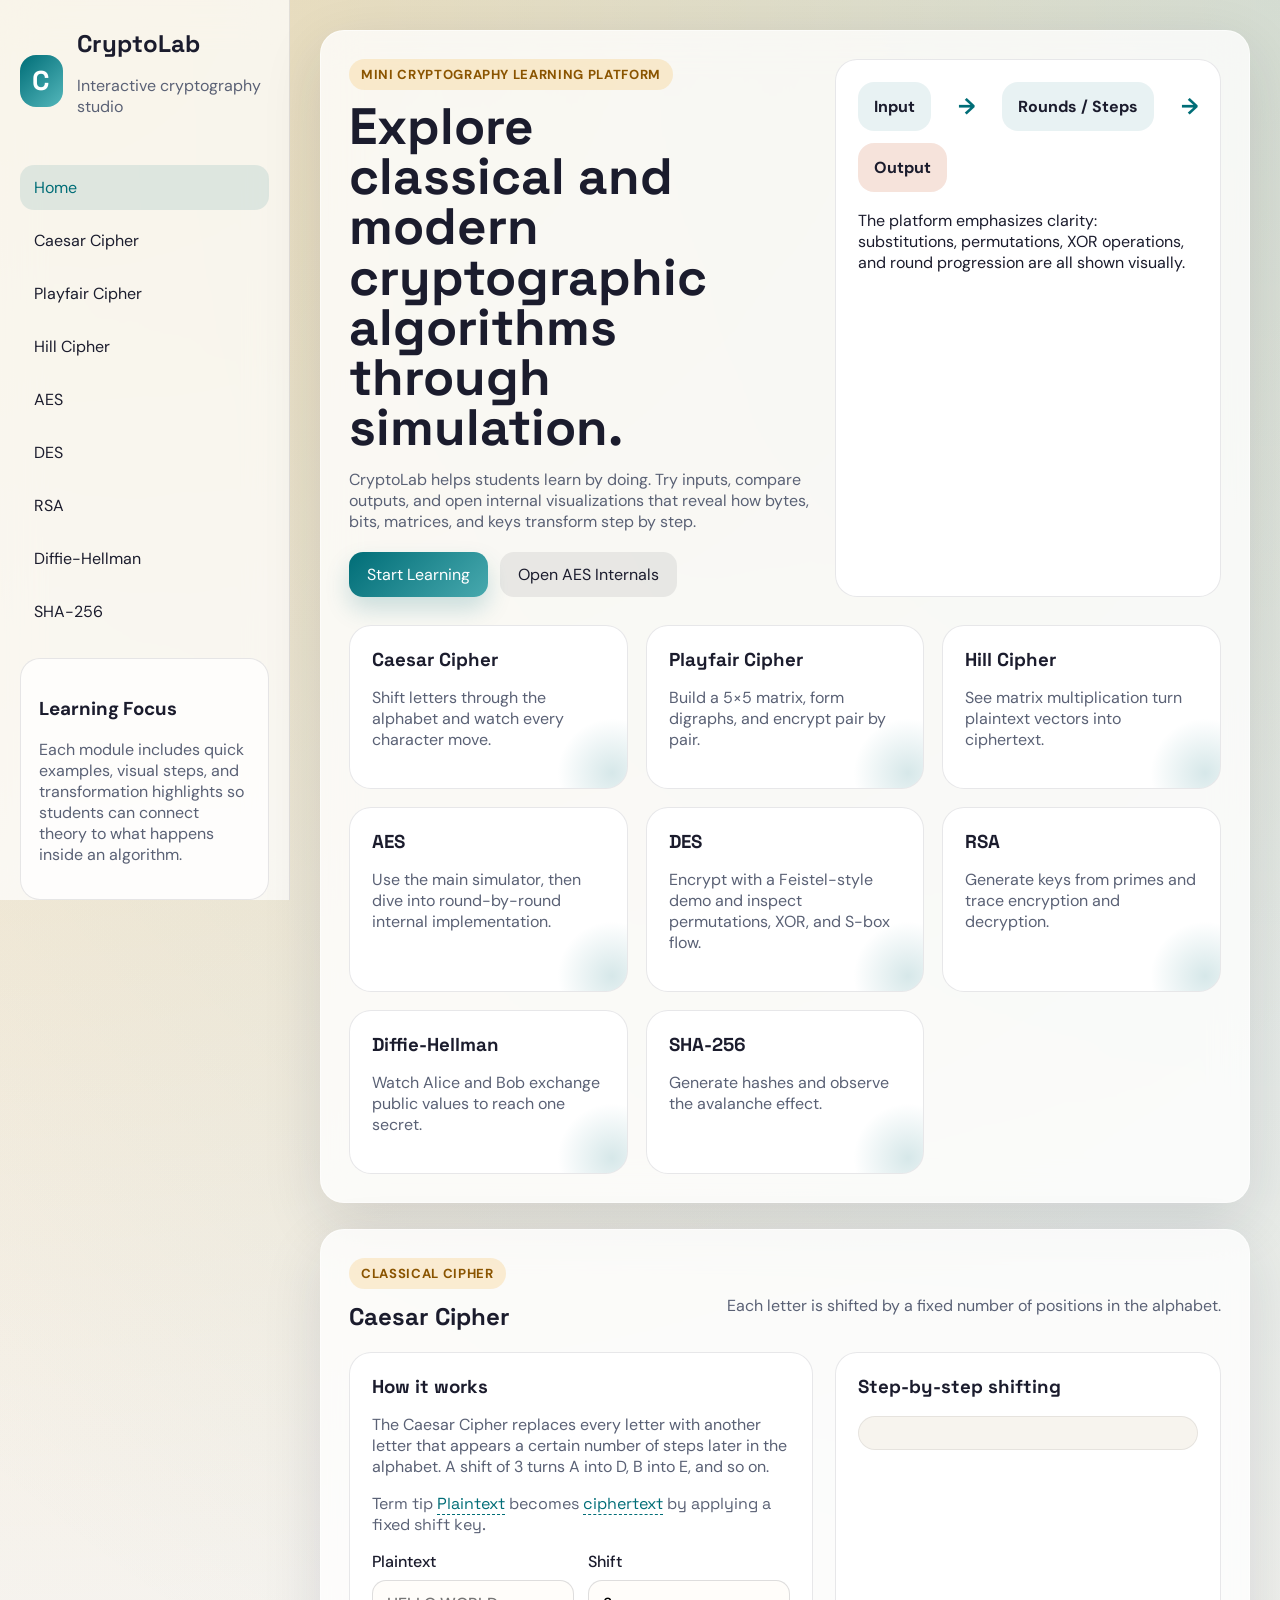
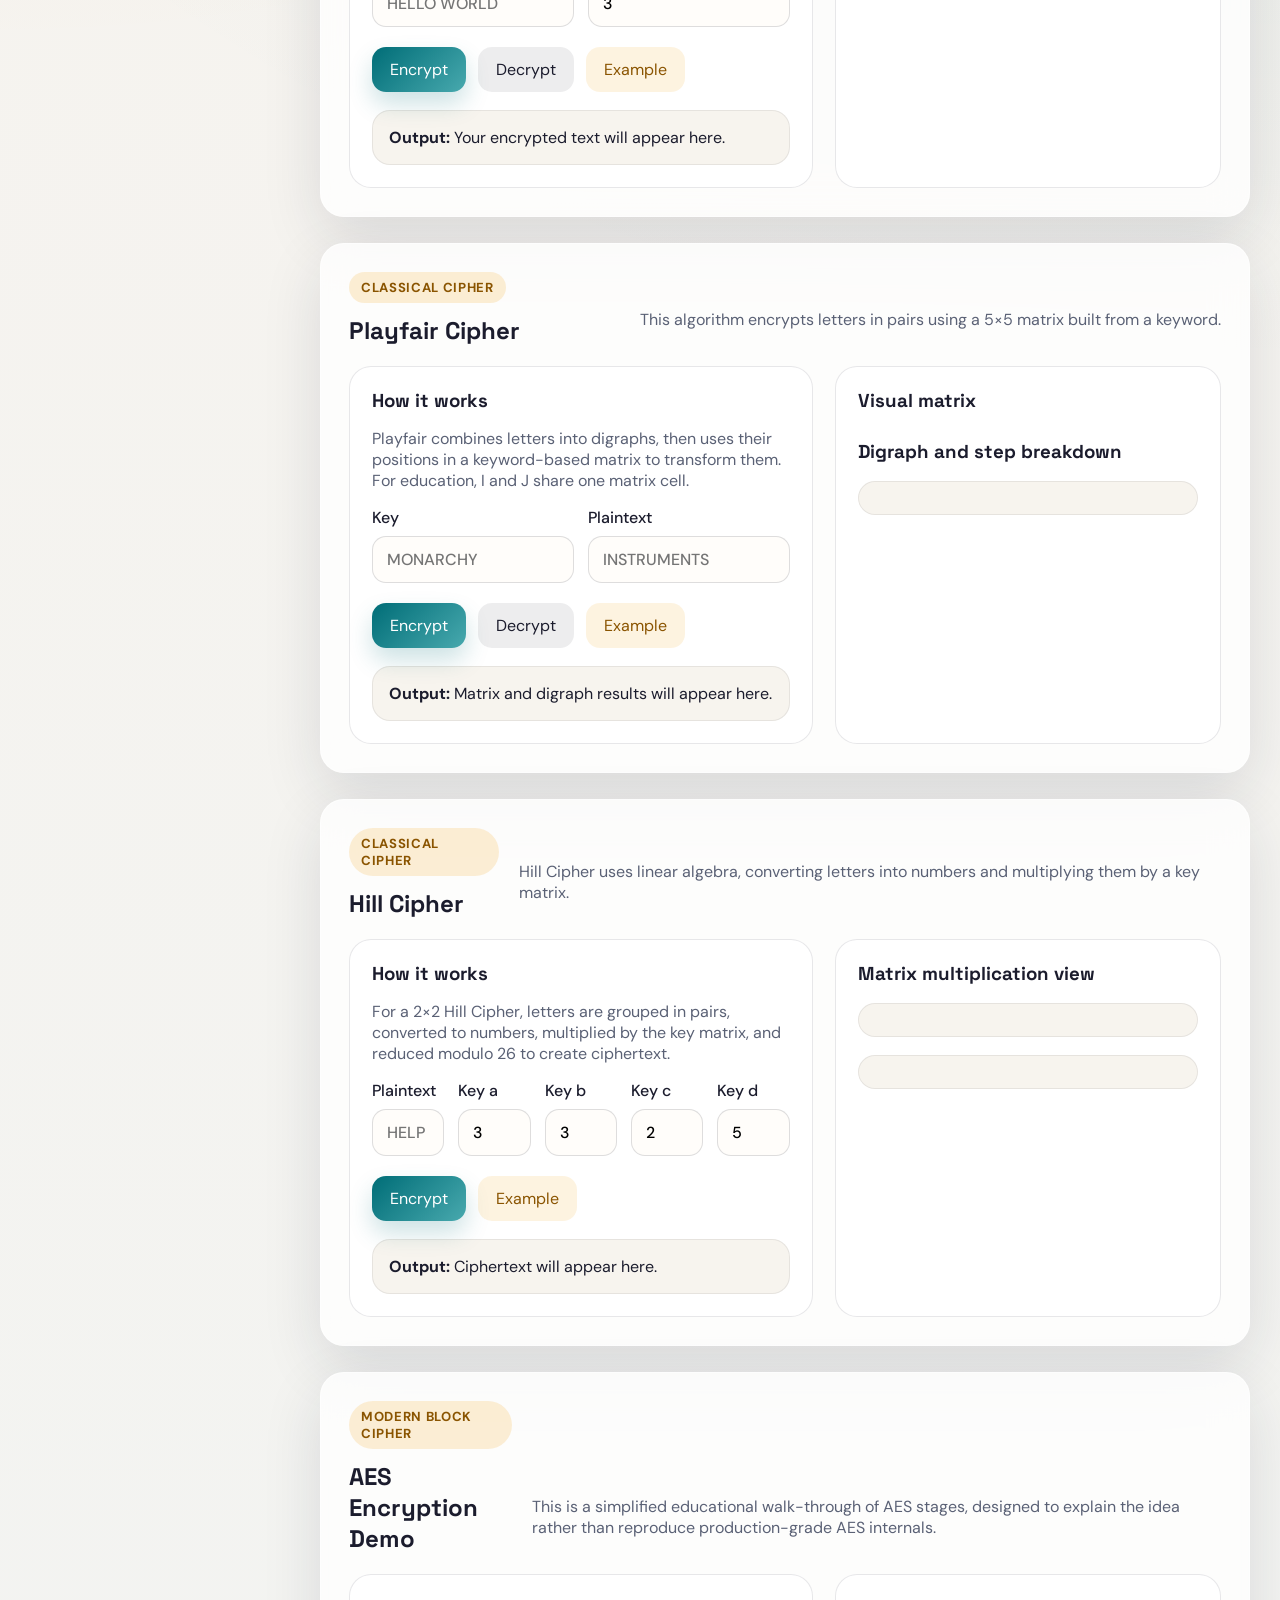
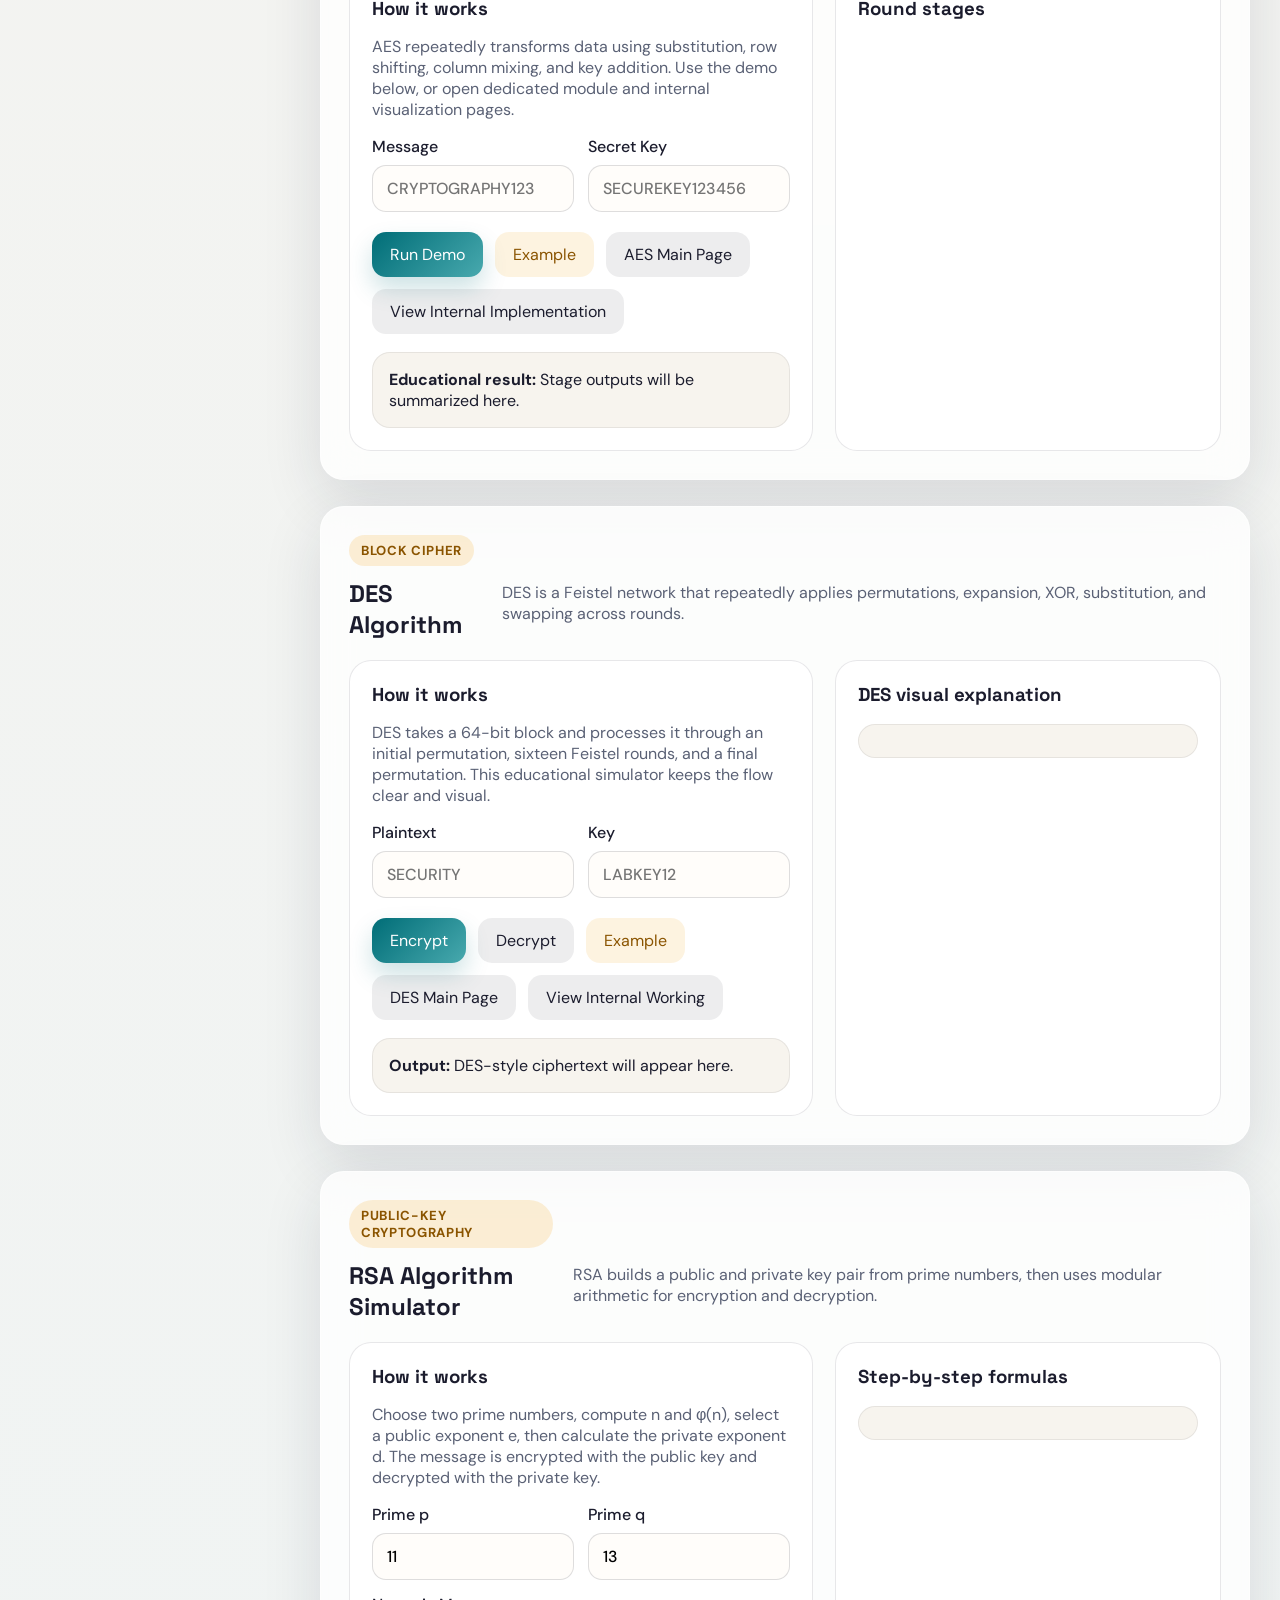
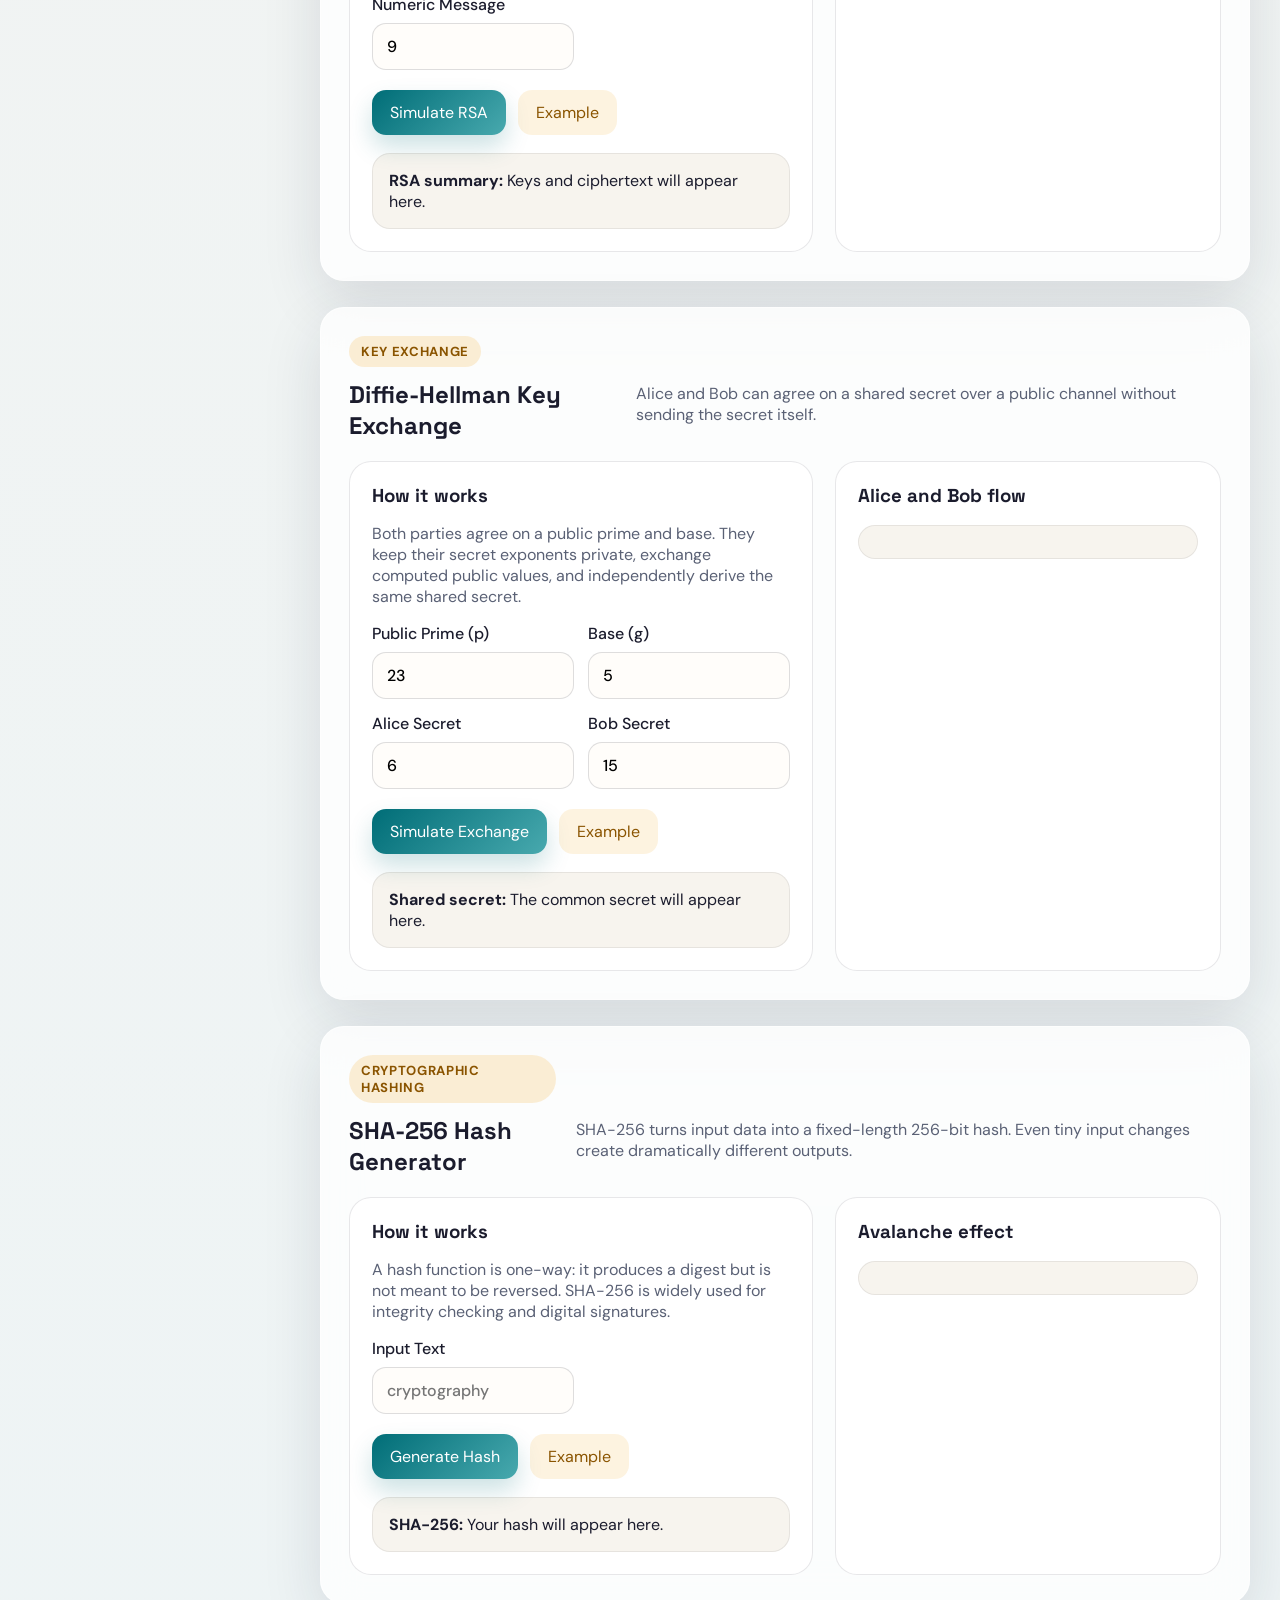
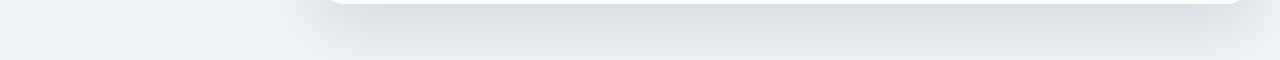
<file: CryptoLab-Interactive-Simulator-for-Cryptographic-Algorithms/index.html>
<!DOCTYPE html>
<html lang="en">
<head>
  <meta charset="UTF-8">
  <meta name="viewport" content="width=device-width, initial-scale=1.0">
  <title>CryptoLab | Interactive Cryptography Simulator</title>
  <link rel="preconnect" href="https://fonts.googleapis.com">
  <link rel="preconnect" href="https://fonts.gstatic.com" crossorigin>
  <link href="https://fonts.googleapis.com/css2?family=Space+Grotesk:wght@400;500;700&family=DM+Sans:wght@400;500;700&display=swap" rel="stylesheet">
  <link rel="stylesheet" href="styles.css">
</head>
<body>
  <div class="app-shell">
    <aside class="sidebar">
      <div class="brand">
        <div class="brand-mark">C</div>
        <div>
          <h1>CryptoLab</h1>
          <p>Interactive cryptography studio</p>
        </div>
      </div>
      <nav class="nav-links">
        <a href="#home" class="nav-link active">Home</a>
        <a href="#caesar" class="nav-link">Caesar Cipher</a>
        <a href="#playfair" class="nav-link">Playfair Cipher</a>
        <a href="#hill" class="nav-link">Hill Cipher</a>
        <a href="#aes" class="nav-link">AES</a>
        <a href="#des" class="nav-link">DES</a>
        <a href="#rsa" class="nav-link">RSA</a>
        <a href="#diffie-hellman" class="nav-link">Diffie-Hellman</a>
        <a href="#sha256" class="nav-link">SHA-256</a>
      </nav>
      <div class="sidebar-note">
        <h3>Learning Focus</h3>
        <p>Each module includes quick examples, visual steps, and transformation highlights so students can connect theory to what happens inside an algorithm.</p>
      </div>
    </aside>

    <main class="content">
      <section id="home" class="panel hero-panel">
        <div class="hero-grid">
          <div>
            <span class="eyebrow">Mini cryptography learning platform</span>
            <h2>Explore classical and modern cryptographic algorithms through simulation.</h2>
            <p class="lede">CryptoLab helps students learn by doing. Try inputs, compare outputs, and open internal visualizations that reveal how bytes, bits, matrices, and keys transform step by step.</p>
            <div class="hero-actions">
              <a class="button primary" href="#caesar">Start Learning</a>
              <a class="button secondary" href="aes-internal.html">Open AES Internals</a>
            </div>
          </div>
          <div class="hero-card diagram-card">
            <div class="diagram-flow">
              <div class="flow-node">Input</div>
              <div class="flow-arrow">→</div>
              <div class="flow-node">Rounds / Steps</div>
              <div class="flow-arrow">→</div>
              <div class="flow-node accent">Output</div>
            </div>
            <p>The platform emphasizes clarity: substitutions, permutations, XOR operations, and round progression are all shown visually.</p>
          </div>
        </div>

        <div class="card-grid">
          <a class="module-card" href="#caesar"><h3>Caesar Cipher</h3><p>Shift letters through the alphabet and watch every character move.</p></a>
          <a class="module-card" href="#playfair"><h3>Playfair Cipher</h3><p>Build a 5×5 matrix, form digraphs, and encrypt pair by pair.</p></a>
          <a class="module-card" href="#hill"><h3>Hill Cipher</h3><p>See matrix multiplication turn plaintext vectors into ciphertext.</p></a>
          <a class="module-card" href="#aes"><h3>AES</h3><p>Use the main simulator, then dive into round-by-round internal implementation.</p></a>
          <a class="module-card" href="#des"><h3>DES</h3><p>Encrypt with a Feistel-style demo and inspect permutations, XOR, and S-box flow.</p></a>
          <a class="module-card" href="#rsa"><h3>RSA</h3><p>Generate keys from primes and trace encryption and decryption.</p></a>
          <a class="module-card" href="#diffie-hellman"><h3>Diffie-Hellman</h3><p>Watch Alice and Bob exchange public values to reach one secret.</p></a>
          <a class="module-card" href="#sha256"><h3>SHA-256</h3><p>Generate hashes and observe the avalanche effect.</p></a>
        </div>
      </section>

      <section id="caesar" class="panel">
        <div class="section-header">
          <div><span class="eyebrow">Classical Cipher</span><h2>Caesar Cipher</h2></div>
          <p>Each letter is shifted by a fixed number of positions in the alphabet.</p>
        </div>
        <div class="two-column">
          <div class="content-card">
            <h3>How it works</h3>
            <p>The Caesar Cipher replaces every letter with another letter that appears a certain number of steps later in the alphabet. A shift of 3 turns A into D, B into E, and so on.</p>
            <p class="tooltip-line">Term tip <span class="tooltip" data-tip="Plaintext is the original readable message before encryption.">Plaintext</span> becomes <span class="tooltip" data-tip="Ciphertext is the transformed output after encryption.">ciphertext</span> by applying a fixed shift key.</p>
            <div class="form-grid">
              <label>Plaintext<input id="caesar-text" type="text" placeholder="HELLO WORLD"></label>
              <label>Shift<input id="caesar-shift" type="number" min="0" max="25" value="3"></label>
            </div>
            <div class="action-row">
              <button class="button primary" id="caesar-encrypt">Encrypt</button>
              <button class="button secondary" id="caesar-decrypt">Decrypt</button>
              <button class="button ghost" id="caesar-example">Example</button>
            </div>
            <div class="output-box"><strong>Output:</strong> <span id="caesar-output">Your encrypted text will appear here.</span></div>
          </div>
          <div class="content-card">
            <h3>Step-by-step shifting</h3>
            <div id="caesar-steps" class="step-list"></div>
          </div>
        </div>
      </section>

      <section id="playfair" class="panel">
        <div class="section-header">
          <div><span class="eyebrow">Classical Cipher</span><h2>Playfair Cipher</h2></div>
          <p>This algorithm encrypts letters in pairs using a 5×5 matrix built from a keyword.</p>
        </div>
        <div class="two-column">
          <div class="content-card">
            <h3>How it works</h3>
            <p>Playfair combines letters into digraphs, then uses their positions in a keyword-based matrix to transform them. For education, I and J share one matrix cell.</p>
            <div class="form-grid">
              <label>Key<input id="playfair-key" type="text" placeholder="MONARCHY"></label>
              <label>Plaintext<input id="playfair-text" type="text" placeholder="INSTRUMENTS"></label>
            </div>
            <div class="action-row">
              <button class="button primary" id="playfair-encrypt">Encrypt</button>
              <button class="button secondary" id="playfair-decrypt">Decrypt</button>
              <button class="button ghost" id="playfair-example">Example</button>
            </div>
            <div class="output-box"><strong>Output:</strong> <span id="playfair-output">Matrix and digraph results will appear here.</span></div>
          </div>
          <div class="content-card">
            <h3>Visual matrix</h3>
            <div id="playfair-matrix" class="matrix-grid matrix-5"></div>
            <h3>Digraph and step breakdown</h3>
            <div id="playfair-steps" class="step-list"></div>
          </div>
        </div>
      </section>

      <section id="hill" class="panel">
        <div class="section-header">
          <div><span class="eyebrow">Classical Cipher</span><h2>Hill Cipher</h2></div>
          <p>Hill Cipher uses linear algebra, converting letters into numbers and multiplying them by a key matrix.</p>
        </div>
        <div class="two-column">
          <div class="content-card">
            <h3>How it works</h3>
            <p>For a 2×2 Hill Cipher, letters are grouped in pairs, converted to numbers, multiplied by the key matrix, and reduced modulo 26 to create ciphertext.</p>
            <div class="form-grid matrix-input-grid">
              <label>Plaintext<input id="hill-text" type="text" placeholder="HELP"></label>
              <label>Key a<input id="hill-a" type="number" value="3"></label>
              <label>Key b<input id="hill-b" type="number" value="3"></label>
              <label>Key c<input id="hill-c" type="number" value="2"></label>
              <label>Key d<input id="hill-d" type="number" value="5"></label>
            </div>
            <div class="action-row">
              <button class="button primary" id="hill-encrypt">Encrypt</button>
              <button class="button ghost" id="hill-example">Example</button>
            </div>
            <div class="output-box"><strong>Output:</strong> <span id="hill-output">Ciphertext will appear here.</span></div>
          </div>
          <div class="content-card">
            <h3>Matrix multiplication view</h3>
            <div id="hill-visual" class="visual-panel"></div>
            <div id="hill-steps" class="step-list"></div>
          </div>
        </div>
      </section>

      <section id="aes" class="panel">
        <div class="section-header">
          <div><span class="eyebrow">Modern Block Cipher</span><h2>AES Encryption Demo</h2></div>
          <p>This is a simplified educational walk-through of AES stages, designed to explain the idea rather than reproduce production-grade AES internals.</p>
        </div>
        <div class="two-column">
          <div class="content-card">
            <h3>How it works</h3>
            <p>AES repeatedly transforms data using substitution, row shifting, column mixing, and key addition. Use the demo below, or open dedicated module and internal visualization pages.</p>
            <div class="form-grid">
              <label>Message<input id="aes-message" type="text" maxlength="16" placeholder="CRYPTOGRAPHY123"></label>
              <label>Secret Key<input id="aes-key" type="text" maxlength="16" placeholder="SECUREKEY123456"></label>
            </div>
            <div class="action-row">
              <button class="button primary" id="aes-run">Run Demo</button>
              <button class="button ghost" id="aes-example">Example</button>
              <a class="button secondary" href="aes.html">AES Main Page</a>
              <a class="button secondary" href="aes-internal.html">View Internal Implementation</a>
            </div>
            <div class="output-box"><strong>Educational result:</strong> <span id="aes-output">Stage outputs will be summarized here.</span></div>
          </div>
          <div class="content-card">
            <h3>Round stages</h3>
            <div id="aes-stages" class="aes-stage-list"></div>
          </div>
        </div>
      </section>

      <section id="des" class="panel">
        <div class="section-header">
          <div><span class="eyebrow">Block Cipher</span><h2>DES Algorithm</h2></div>
          <p>DES is a Feistel network that repeatedly applies permutations, expansion, XOR, substitution, and swapping across rounds.</p>
        </div>
        <div class="two-column">
          <div class="content-card">
            <h3>How it works</h3>
            <p>DES takes a 64-bit block and processes it through an initial permutation, sixteen Feistel rounds, and a final permutation. This educational simulator keeps the flow clear and visual.</p>
            <div class="form-grid">
              <label>Plaintext<input id="des-text" type="text" maxlength="8" placeholder="SECURITY"></label>
              <label>Key<input id="des-key" type="text" maxlength="8" placeholder="LABKEY12"></label>
            </div>
            <div class="action-row">
              <button class="button primary" id="des-encrypt">Encrypt</button>
              <button class="button secondary" id="des-decrypt">Decrypt</button>
              <button class="button ghost" id="des-example">Example</button>
              <a class="button secondary" href="des.html">DES Main Page</a>
              <a class="button secondary" href="des-internal.html">View Internal Working</a>
            </div>
            <div class="output-box"><strong>Output:</strong> <span id="des-output">DES-style ciphertext will appear here.</span></div>
          </div>
          <div class="content-card">
            <h3>DES visual explanation</h3>
            <div id="des-steps" class="step-list"></div>
          </div>
        </div>
      </section>

      <section id="rsa" class="panel">
        <div class="section-header">
          <div><span class="eyebrow">Public-Key Cryptography</span><h2>RSA Algorithm Simulator</h2></div>
          <p>RSA builds a public and private key pair from prime numbers, then uses modular arithmetic for encryption and decryption.</p>
        </div>
        <div class="two-column">
          <div class="content-card">
            <h3>How it works</h3>
            <p>Choose two prime numbers, compute n and φ(n), select a public exponent e, then calculate the private exponent d. The message is encrypted with the public key and decrypted with the private key.</p>
            <div class="form-grid">
              <label>Prime p<input id="rsa-p" type="number" value="11"></label>
              <label>Prime q<input id="rsa-q" type="number" value="13"></label>
              <label>Numeric Message<input id="rsa-message" type="number" value="9"></label>
            </div>
            <div class="action-row">
              <button class="button primary" id="rsa-run">Simulate RSA</button>
              <button class="button ghost" id="rsa-example">Example</button>
            </div>
            <div class="output-box"><strong>RSA summary:</strong> <span id="rsa-output">Keys and ciphertext will appear here.</span></div>
          </div>
          <div class="content-card">
            <h3>Step-by-step formulas</h3>
            <div id="rsa-steps" class="step-list"></div>
          </div>
        </div>
      </section>

      <section id="diffie-hellman" class="panel">
        <div class="section-header">
          <div><span class="eyebrow">Key Exchange</span><h2>Diffie-Hellman Key Exchange</h2></div>
          <p>Alice and Bob can agree on a shared secret over a public channel without sending the secret itself.</p>
        </div>
        <div class="two-column">
          <div class="content-card">
            <h3>How it works</h3>
            <p>Both parties agree on a public prime and base. They keep their secret exponents private, exchange computed public values, and independently derive the same shared secret.</p>
            <div class="form-grid">
              <label>Public Prime (p)<input id="dh-prime" type="number" value="23"></label>
              <label>Base (g)<input id="dh-base" type="number" value="5"></label>
              <label>Alice Secret<input id="dh-alice" type="number" value="6"></label>
              <label>Bob Secret<input id="dh-bob" type="number" value="15"></label>
            </div>
            <div class="action-row">
              <button class="button primary" id="dh-run">Simulate Exchange</button>
              <button class="button ghost" id="dh-example">Example</button>
            </div>
            <div class="output-box"><strong>Shared secret:</strong> <span id="dh-output">The common secret will appear here.</span></div>
          </div>
          <div class="content-card">
            <h3>Alice and Bob flow</h3>
            <div id="dh-diagram" class="dh-diagram"></div>
            <div id="dh-steps" class="step-list"></div>
          </div>
        </div>
      </section>

      <section id="sha256" class="panel">
        <div class="section-header">
          <div><span class="eyebrow">Cryptographic Hashing</span><h2>SHA-256 Hash Generator</h2></div>
          <p>SHA-256 turns input data into a fixed-length 256-bit hash. Even tiny input changes create dramatically different outputs.</p>
        </div>
        <div class="two-column">
          <div class="content-card">
            <h3>How it works</h3>
            <p>A hash function is one-way: it produces a digest but is not meant to be reversed. SHA-256 is widely used for integrity checking and digital signatures.</p>
            <div class="form-grid">
              <label>Input Text<input id="sha-text" type="text" placeholder="cryptography"></label>
            </div>
            <div class="action-row">
              <button class="button primary" id="sha-run">Generate Hash</button>
              <button class="button ghost" id="sha-example">Example</button>
            </div>
            <div class="output-box"><strong>SHA-256:</strong> <span id="sha-output">Your hash will appear here.</span></div>
          </div>
          <div class="content-card">
            <h3>Avalanche effect</h3>
            <div id="sha-avalanche" class="visual-panel"></div>
          </div>
        </div>
      </section>
    </main>
  </div>

  <script src="script.js"></script>
</body>
</html>
</file>
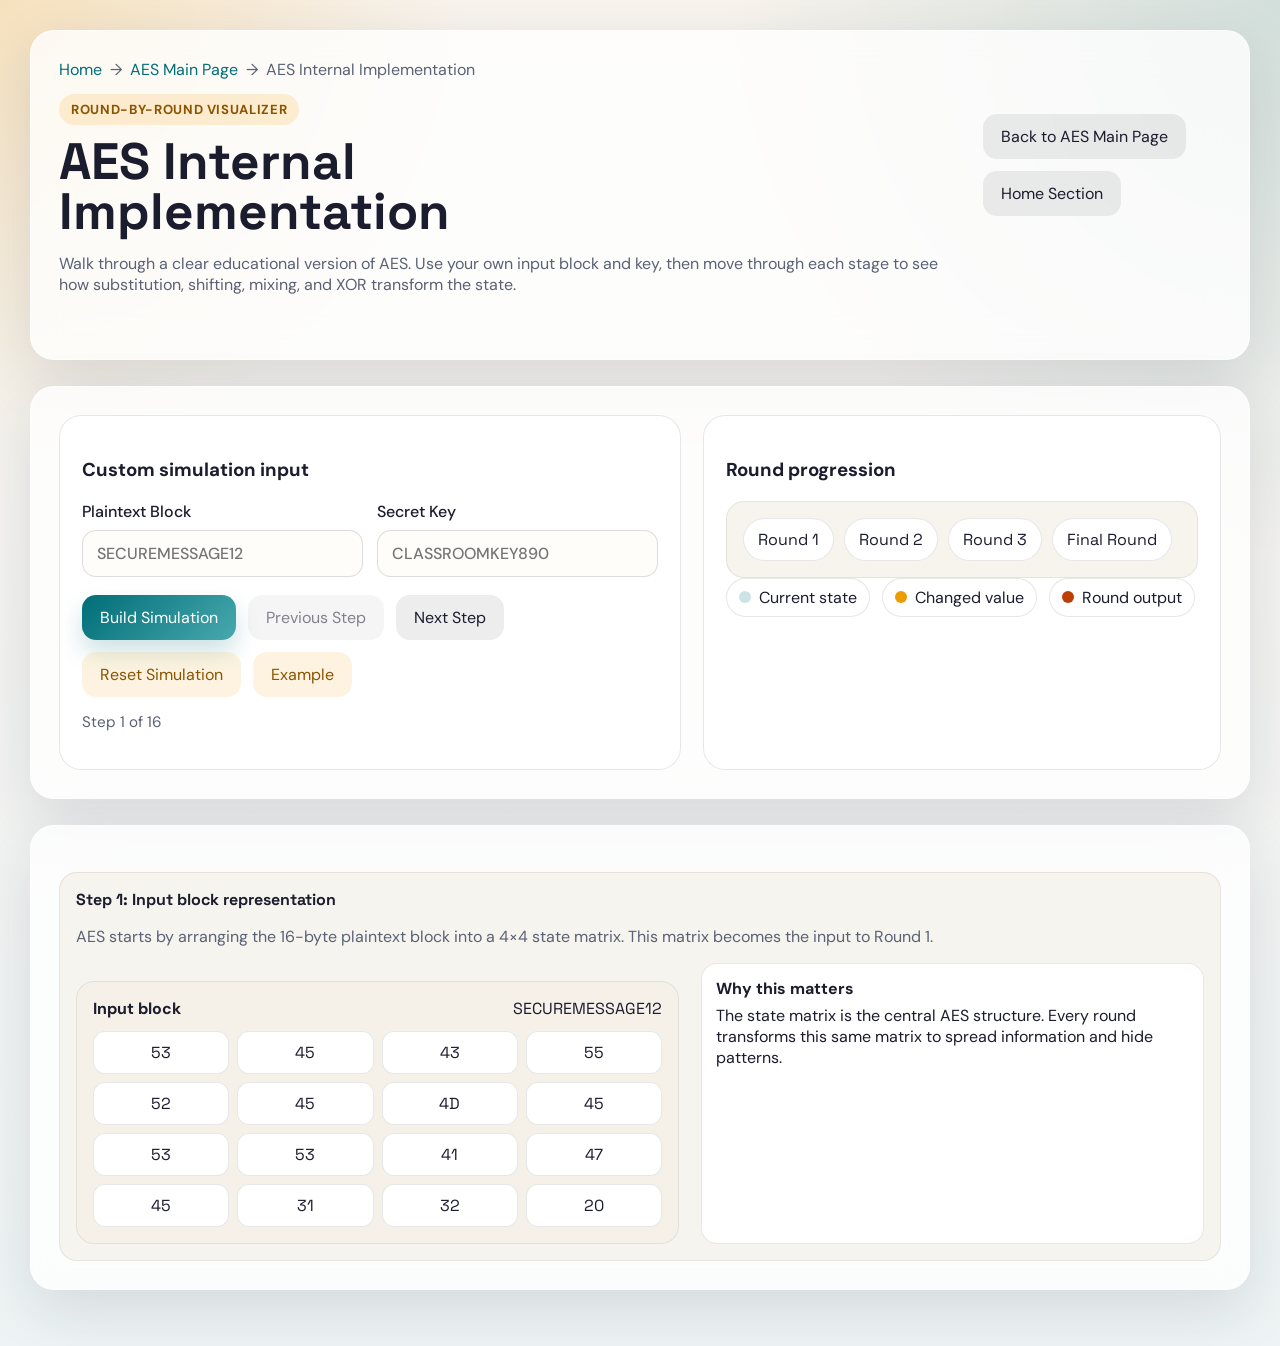
<file: CryptoLab-Interactive-Simulator-for-Cryptographic-Algorithms/aes-internal.html>
<!DOCTYPE html>
<html lang="en">
<head>
  <meta charset="UTF-8">
  <meta name="viewport" content="width=device-width, initial-scale=1.0">
  <title>CryptoLab | AES Internal Implementation</title>
  <link rel="preconnect" href="https://fonts.googleapis.com">
  <link rel="preconnect" href="https://fonts.gstatic.com" crossorigin>
  <link href="https://fonts.googleapis.com/css2?family=Space+Grotesk:wght@400;500;700&family=DM+Sans:wght@400;500;700&display=swap" rel="stylesheet">
  <link rel="stylesheet" href="styles.css">
</head>
<body>
  <main class="page-content">
    <div class="page-layout">
      <section class="page-panel">
        <div class="page-breadcrumb"><a href="index.html">Home</a> <span>→</span> <a href="aes.html">AES Main Page</a> <span>→</span> <span>AES Internal Implementation</span></div>
        <div class="page-header">
          <div class="page-title">
            <span class="eyebrow">Round-by-Round Visualizer</span>
            <h2>AES Internal Implementation</h2>
            <p>Walk through a clear educational version of AES. Use your own input block and key, then move through each stage to see how substitution, shifting, mixing, and XOR transform the state.</p>
          </div>
          <div class="page-actions">
            <a class="button secondary" href="aes.html">Back to AES Main Page</a>
            <a class="button secondary" href="index.html#aes">Home Section</a>
          </div>
        </div>
      </section>

      <section class="page-panel">
        <div class="input-visual-grid">
          <div class="page-card">
            <h3>Custom simulation input</h3>
            <div class="form-grid">
              <label>Plaintext Block<input id="aes-plain" type="text" maxlength="16" placeholder="SECUREMESSAGE12"></label>
              <label>Secret Key<input id="aes-key" type="text" maxlength="16" placeholder="CLASSROOMKEY890"></label>
            </div>
            <div class="control-row">
              <button class="button primary" id="aes-build">Build Simulation</button>
              <button class="button secondary" id="aes-prev">Previous Step</button>
              <button class="button secondary" id="aes-next">Next Step</button>
              <button class="button ghost" id="aes-reset">Reset Simulation</button>
              <button class="button ghost" id="aes-example">Example</button>
            </div>
            <p class="progress-note" id="aes-progress">Step 1 of 1</p>
          </div>
          <div class="page-card">
            <h3>Round progression</h3>
            <div id="aes-rounds" class="timeline-board"></div>
            <div class="legend-row">
              <span class="legend-chip"><span class="legend-dot"></span>Current state</span>
              <span class="legend-chip"><span class="legend-dot highlight"></span>Changed value</span>
              <span class="legend-chip"><span class="legend-dot output"></span>Round output</span>
            </div>
          </div>
        </div>
      </section>

      <section class="page-panel">
        <div id="aes-step" class="viz-stage"></div>
      </section>
    </div>
  </main>
  <script src="aes-internal.js"></script>
</body>
</html>
</file>
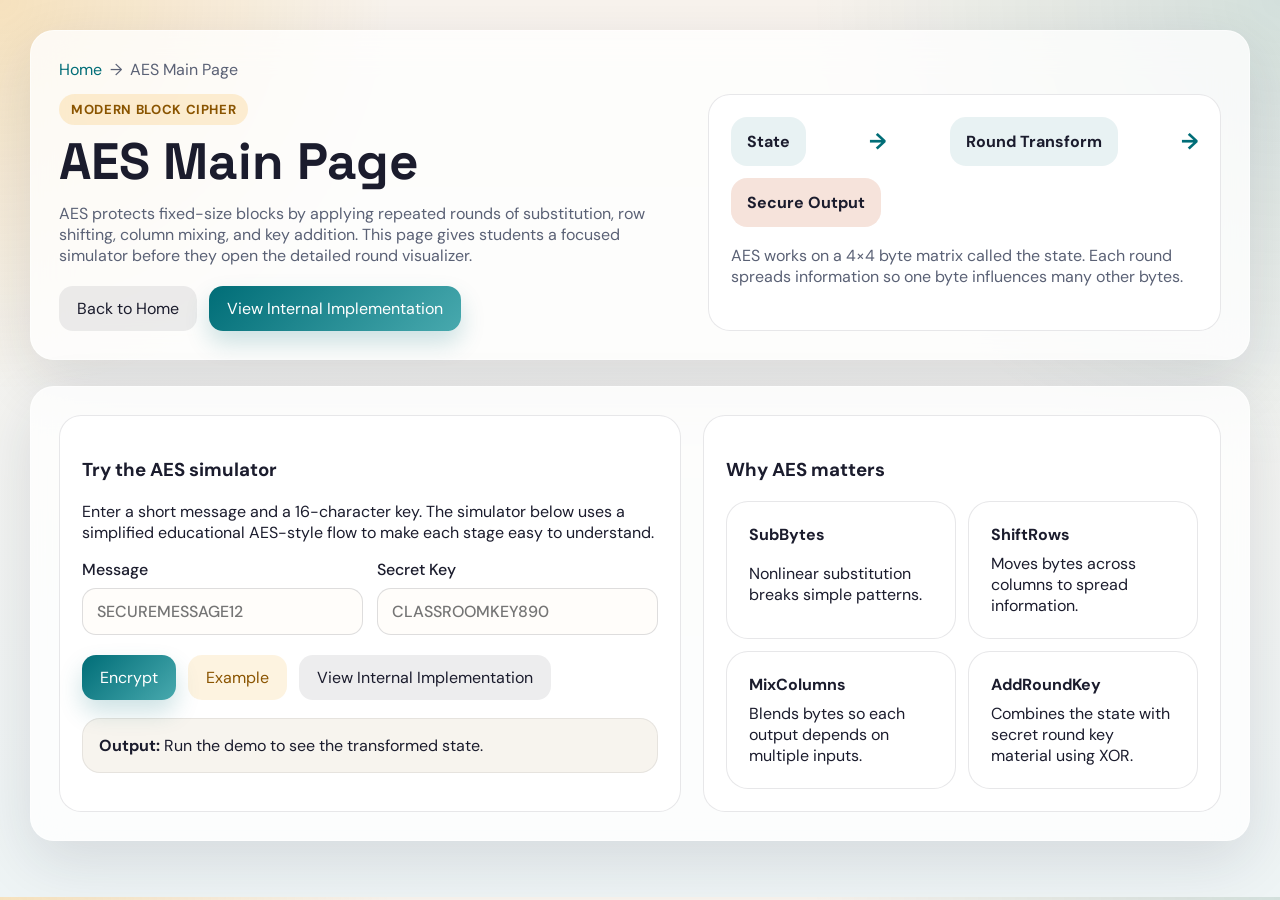
<file: CryptoLab-Interactive-Simulator-for-Cryptographic-Algorithms/aes.html>
<!DOCTYPE html>
<html lang="en">
<head>
  <meta charset="UTF-8">
  <meta name="viewport" content="width=device-width, initial-scale=1.0">
  <title>CryptoLab | AES Main Page</title>
  <link rel="preconnect" href="https://fonts.googleapis.com">
  <link rel="preconnect" href="https://fonts.gstatic.com" crossorigin>
  <link href="https://fonts.googleapis.com/css2?family=Space+Grotesk:wght@400;500;700&family=DM+Sans:wght@400;500;700&display=swap" rel="stylesheet">
  <link rel="stylesheet" href="styles.css">
</head>
<body>
  <main class="page-content">
    <div class="page-layout">
      <section class="page-panel">
        <div class="page-breadcrumb"><a href="index.html">Home</a> <span>→</span> <span>AES Main Page</span></div>
        <div class="page-hero">
          <div class="page-title">
            <span class="eyebrow">Modern Block Cipher</span>
            <h2>AES Main Page</h2>
            <p>AES protects fixed-size blocks by applying repeated rounds of substitution, row shifting, column mixing, and key addition. This page gives students a focused simulator before they open the detailed round visualizer.</p>
            <div class="page-actions">
              <a class="button secondary" href="index.html#aes">Back to Home</a>
              <a class="button primary" href="aes-internal.html">View Internal Implementation</a>
            </div>
          </div>
          <div class="diagram-card">
            <div class="process-rail">
              <div class="process-node">State</div>
              <div class="process-arrow">→</div>
              <div class="process-node">Round Transform</div>
              <div class="process-arrow">→</div>
              <div class="process-node accent">Secure Output</div>
            </div>
            <p class="helper-text">AES works on a 4×4 byte matrix called the state. Each round spreads information so one byte influences many other bytes.</p>
          </div>
        </div>
      </section>

      <section class="page-panel">
        <div class="page-grid">
          <div class="page-card">
            <h3>Try the AES simulator</h3>
            <p>Enter a short message and a 16-character key. The simulator below uses a simplified educational AES-style flow to make each stage easy to understand.</p>
            <div class="form-grid">
              <label>Message<input id="aes-message" type="text" maxlength="16" placeholder="SECUREMESSAGE12"></label>
              <label>Secret Key<input id="aes-key" type="text" maxlength="16" placeholder="CLASSROOMKEY890"></label>
            </div>
            <div class="action-row">
              <button class="button primary" id="aes-run">Encrypt</button>
              <button class="button ghost" id="aes-example">Example</button>
              <a class="button secondary" href="aes-internal.html">View Internal Implementation</a>
            </div>
            <div class="output-box"><strong>Output:</strong> <span id="aes-output">Run the demo to see the transformed state.</span></div>
          </div>
          <div class="page-card">
            <h3>Why AES matters</h3>
            <div class="highlight-strip">
              <div class="info-strip"><strong>SubBytes</strong><span>Nonlinear substitution breaks simple patterns.</span></div>
              <div class="info-strip"><strong>ShiftRows</strong><span>Moves bytes across columns to spread information.</span></div>
              <div class="info-strip"><strong>MixColumns</strong><span>Blends bytes so each output depends on multiple inputs.</span></div>
              <div class="info-strip"><strong>AddRoundKey</strong><span>Combines the state with secret round key material using XOR.</span></div>
            </div>
          </div>
        </div>
        <div id="aes-stages" class="aes-stage-list"></div>
      </section>
    </div>
  </main>
  <script src="aes-page.js"></script>
</body>
</html>
</file>
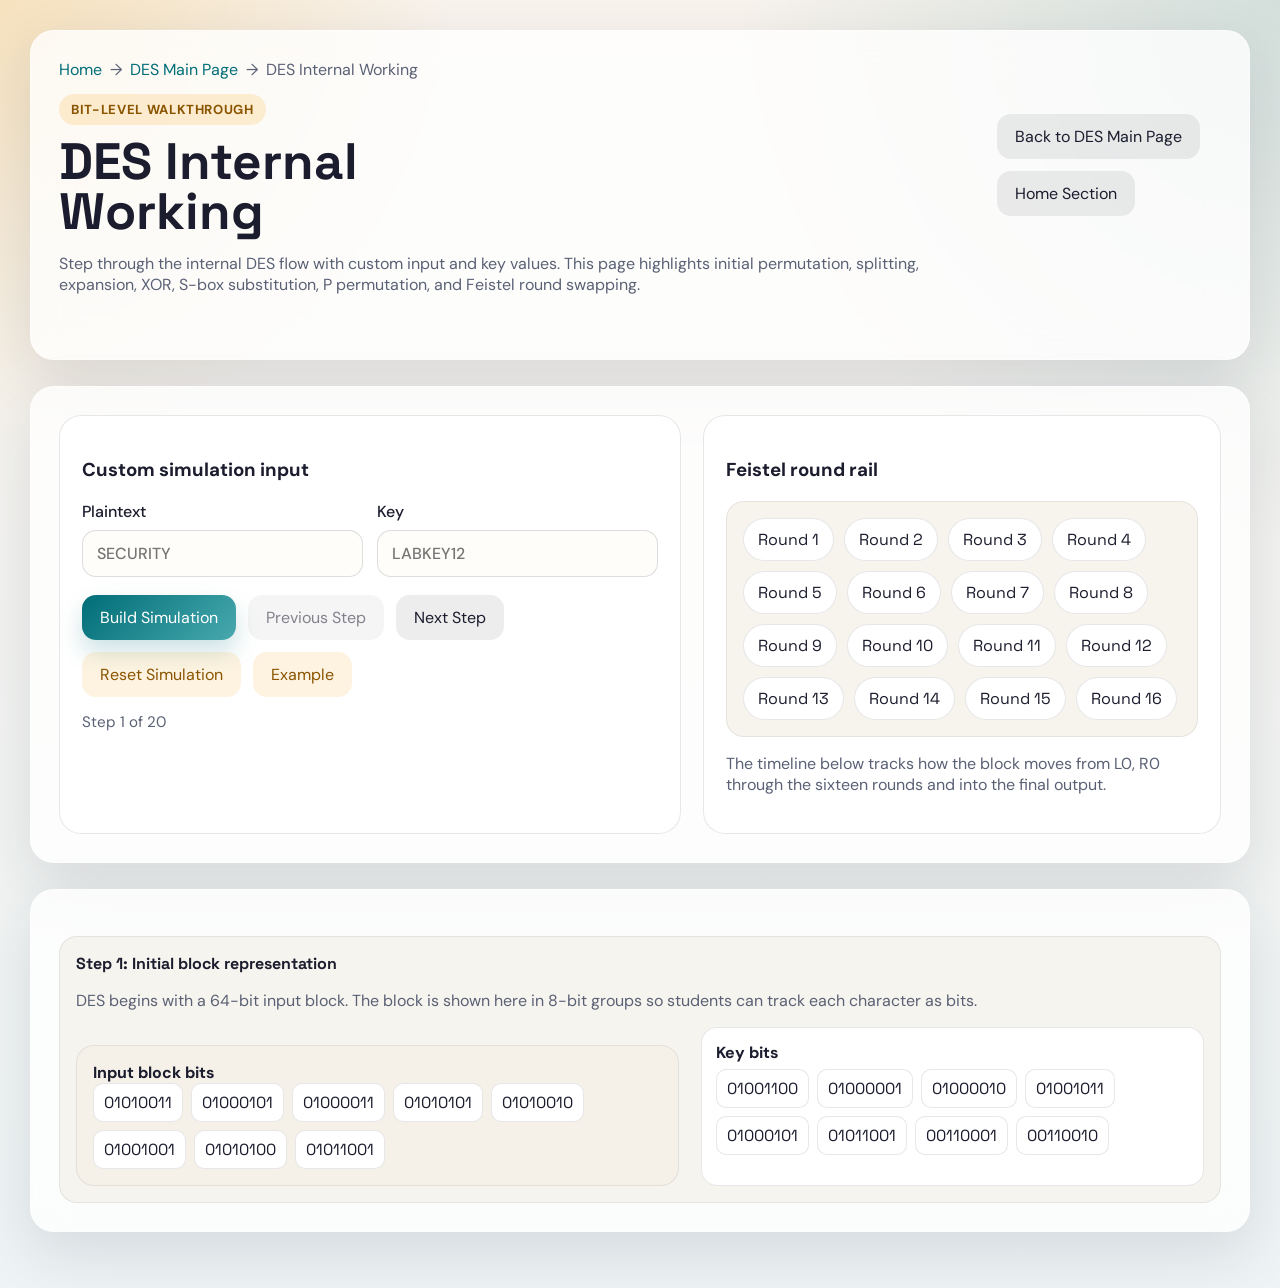
<file: CryptoLab-Interactive-Simulator-for-Cryptographic-Algorithms/des-internal.html>
<!DOCTYPE html>
<html lang="en">
<head>
  <meta charset="UTF-8">
  <meta name="viewport" content="width=device-width, initial-scale=1.0">
  <title>CryptoLab | DES Internal Working</title>
  <link rel="preconnect" href="https://fonts.googleapis.com">
  <link rel="preconnect" href="https://fonts.gstatic.com" crossorigin>
  <link href="https://fonts.googleapis.com/css2?family=Space+Grotesk:wght@400;500;700&family=DM+Sans:wght@400;500;700&display=swap" rel="stylesheet">
  <link rel="stylesheet" href="styles.css">
</head>
<body>
  <main class="page-content">
    <div class="page-layout">
      <section class="page-panel">
        <div class="page-breadcrumb"><a href="index.html">Home</a> <span>→</span> <a href="des.html">DES Main Page</a> <span>→</span> <span>DES Internal Working</span></div>
        <div class="page-header">
          <div class="page-title">
            <span class="eyebrow">Bit-Level Walkthrough</span>
            <h2>DES Internal Working</h2>
            <p>Step through the internal DES flow with custom input and key values. This page highlights initial permutation, splitting, expansion, XOR, S-box substitution, P permutation, and Feistel round swapping.</p>
          </div>
          <div class="page-actions">
            <a class="button secondary" href="des.html">Back to DES Main Page</a>
            <a class="button secondary" href="index.html#des">Home Section</a>
          </div>
        </div>
      </section>

      <section class="page-panel">
        <div class="input-visual-grid">
          <div class="page-card">
            <h3>Custom simulation input</h3>
            <div class="form-grid">
              <label>Plaintext<input id="des-plain" type="text" maxlength="8" placeholder="SECURITY"></label>
              <label>Key<input id="des-key" type="text" maxlength="8" placeholder="LABKEY12"></label>
            </div>
            <div class="control-row">
              <button class="button primary" id="des-build">Build Simulation</button>
              <button class="button secondary" id="des-prev">Previous Step</button>
              <button class="button secondary" id="des-next">Next Step</button>
              <button class="button ghost" id="des-reset">Reset Simulation</button>
              <button class="button ghost" id="des-example">Example</button>
            </div>
            <p class="progress-note" id="des-progress">Step 1 of 1</p>
          </div>
          <div class="page-card">
            <h3>Feistel round rail</h3>
            <div id="des-rounds" class="timeline-board"></div>
            <p class="helper-text">The timeline below tracks how the block moves from L0, R0 through the sixteen rounds and into the final output.</p>
          </div>
        </div>
      </section>

      <section class="page-panel">
        <div id="des-step" class="viz-stage"></div>
      </section>
    </div>
  </main>
  <script src="des-internal.js"></script>
</body>
</html>
</file>
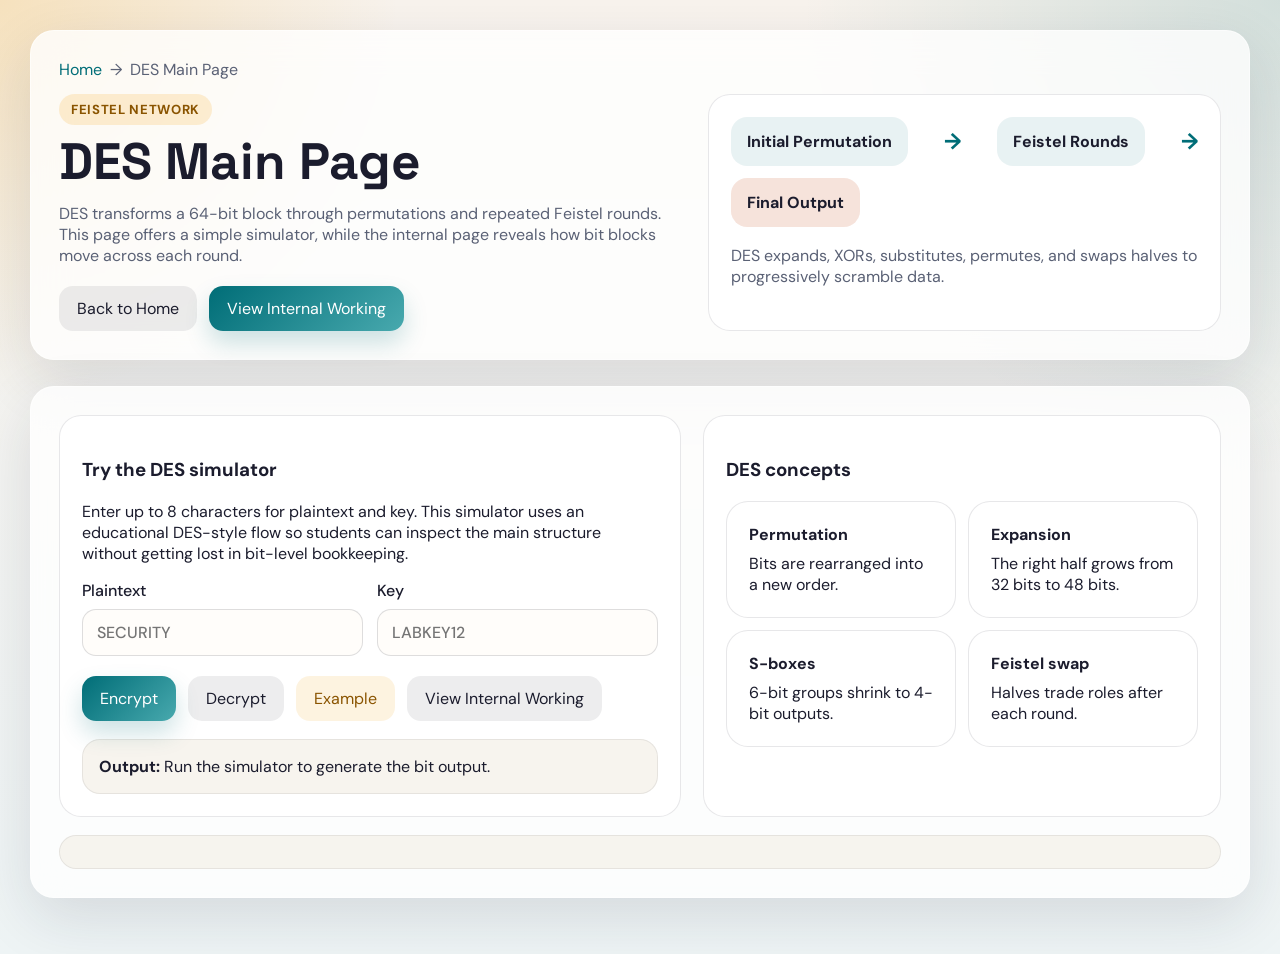
<file: CryptoLab-Interactive-Simulator-for-Cryptographic-Algorithms/des.html>
<!DOCTYPE html>
<html lang="en">
<head>
  <meta charset="UTF-8">
  <meta name="viewport" content="width=device-width, initial-scale=1.0">
  <title>CryptoLab | DES Main Page</title>
  <link rel="preconnect" href="https://fonts.googleapis.com">
  <link rel="preconnect" href="https://fonts.gstatic.com" crossorigin>
  <link href="https://fonts.googleapis.com/css2?family=Space+Grotesk:wght@400;500;700&family=DM+Sans:wght@400;500;700&display=swap" rel="stylesheet">
  <link rel="stylesheet" href="styles.css">
</head>
<body>
  <main class="page-content">
    <div class="page-layout">
      <section class="page-panel">
        <div class="page-breadcrumb"><a href="index.html">Home</a> <span>→</span> <span>DES Main Page</span></div>
        <div class="page-hero">
          <div class="page-title">
            <span class="eyebrow">Feistel Network</span>
            <h2>DES Main Page</h2>
            <p>DES transforms a 64-bit block through permutations and repeated Feistel rounds. This page offers a simple simulator, while the internal page reveals how bit blocks move across each round.</p>
            <div class="page-actions">
              <a class="button secondary" href="index.html#des">Back to Home</a>
              <a class="button primary" href="des-internal.html">View Internal Working</a>
            </div>
          </div>
          <div class="diagram-card">
            <div class="process-rail">
              <div class="process-node">Initial Permutation</div>
              <div class="process-arrow">→</div>
              <div class="process-node">Feistel Rounds</div>
              <div class="process-arrow">→</div>
              <div class="process-node accent">Final Output</div>
            </div>
            <p class="helper-text">DES expands, XORs, substitutes, permutes, and swaps halves to progressively scramble data.</p>
          </div>
        </div>
      </section>

      <section class="page-panel">
        <div class="page-grid">
          <div class="page-card">
            <h3>Try the DES simulator</h3>
            <p>Enter up to 8 characters for plaintext and key. This simulator uses an educational DES-style flow so students can inspect the main structure without getting lost in bit-level bookkeeping.</p>
            <div class="form-grid">
              <label>Plaintext<input id="des-text" type="text" maxlength="8" placeholder="SECURITY"></label>
              <label>Key<input id="des-key" type="text" maxlength="8" placeholder="LABKEY12"></label>
            </div>
            <div class="action-row">
              <button class="button primary" id="des-encrypt">Encrypt</button>
              <button class="button secondary" id="des-decrypt">Decrypt</button>
              <button class="button ghost" id="des-example">Example</button>
              <a class="button secondary" href="des-internal.html">View Internal Working</a>
            </div>
            <div class="output-box"><strong>Output:</strong> <span id="des-output">Run the simulator to generate the bit output.</span></div>
          </div>
          <div class="page-card">
            <h3>DES concepts</h3>
            <div class="highlight-strip">
              <div class="info-strip"><strong>Permutation</strong><span>Bits are rearranged into a new order.</span></div>
              <div class="info-strip"><strong>Expansion</strong><span>The right half grows from 32 bits to 48 bits.</span></div>
              <div class="info-strip"><strong>S-boxes</strong><span>6-bit groups shrink to 4-bit outputs.</span></div>
              <div class="info-strip"><strong>Feistel swap</strong><span>Halves trade roles after each round.</span></div>
            </div>
          </div>
        </div>
        <div id="des-steps" class="step-list"></div>
      </section>
    </div>
  </main>
  <script src="des-page.js"></script>
</body>
</html>
</file>
<file: CryptoLab-Interactive-Simulator-for-Cryptographic-Algorithms/styles.css>
:root {
  --bg: #f4efe7;
  --surface: rgba(255, 255, 255, 0.78);
  --surface-strong: #ffffff;
  --ink: #1b1c2d;
  --muted: #5a6175;
  --accent: #006d77;
  --accent-2: #ee9b00;
  --accent-3: #bb3e03;
  --line: rgba(27, 28, 45, 0.1);
  --shadow: 0 20px 60px rgba(25, 34, 56, 0.12);
  --radius: 24px;
  --success: #2f855a;
  --highlight: #fff1c9;
}

* {
  box-sizing: border-box;
}

html {
  scroll-behavior: smooth;
}

body {
  margin: 0;
  font-family: "DM Sans", sans-serif;
  color: var(--ink);
  background:
    radial-gradient(circle at top left, rgba(238, 155, 0, 0.2), transparent 25%),
    radial-gradient(circle at top right, rgba(0, 109, 119, 0.15), transparent 30%),
    linear-gradient(180deg, #f8f3ed 0%, #eef4f5 100%);
}

a {
  color: inherit;
  text-decoration: none;
}

.app-shell {
  display: grid;
  grid-template-columns: 290px 1fr;
  min-height: 100vh;
}

.sidebar {
  position: sticky;
  top: 0;
  height: 100vh;
  padding: 28px 20px;
  border-right: 1px solid var(--line);
  background: rgba(255, 255, 255, 0.7);
  backdrop-filter: blur(20px);
}

.brand {
  display: flex;
  gap: 14px;
  align-items: center;
  margin-bottom: 32px;
}

.brand-mark {
  width: 52px;
  height: 52px;
  display: grid;
  place-items: center;
  border-radius: 16px;
  background: linear-gradient(135deg, var(--accent), #54b7bb);
  color: white;
  font-family: "Space Grotesk", sans-serif;
  font-size: 1.7rem;
  font-weight: 700;
}

.brand h1,
.section-header h2,
.hero-panel h2,
.module-card h3,
.content-card h3,
.page-title h2,
.viz-stage h4,
.round-badge,
.timeline-chip {
  margin: 0;
  font-family: "Space Grotesk", sans-serif;
}

.brand p,
.section-header p,
.content-card p,
.module-card p,
.sidebar-note p,
.lede,
.page-title p,
.helper-text,
.viz-copy {
  color: var(--muted);
}

.nav-links {
  display: flex;
  flex-direction: column;
  gap: 8px;
}

.nav-link {
  padding: 12px 14px;
  border-radius: 14px;
  transition: 0.25s ease;
}

.nav-link:hover,
.nav-link.active {
  background: rgba(0, 109, 119, 0.11);
  color: var(--accent);
}

.sidebar-note {
  margin-top: 24px;
  padding: 18px;
  border: 1px solid var(--line);
  border-radius: 20px;
  background: rgba(255, 255, 255, 0.72);
}

.content,
.page-content {
  padding: 30px;
}

.panel,
.page-panel {
  margin-bottom: 26px;
  padding: 28px;
  border: 1px solid rgba(255, 255, 255, 0.55);
  border-radius: var(--radius);
  background: var(--surface);
  backdrop-filter: blur(18px);
  box-shadow: var(--shadow);
}

.hero-grid,
.two-column,
.page-grid,
.viz-grid,
.input-visual-grid {
  display: grid;
  grid-template-columns: 1.2fr 1fr;
  gap: 22px;
}

.hero-panel {
  overflow: hidden;
}

.hero-panel h2,
.page-title h2 {
  font-size: clamp(2.2rem, 4vw, 4rem);
  max-width: 12ch;
  line-height: 0.98;
}

.eyebrow {
  display: inline-block;
  margin-bottom: 12px;
  padding: 7px 12px;
  border-radius: 999px;
  background: rgba(238, 155, 0, 0.16);
  color: #8a5400;
  font-size: 0.82rem;
  font-weight: 700;
  letter-spacing: 0.05em;
  text-transform: uppercase;
}

.hero-actions,
.action-row,
.page-actions {
  display: flex;
  gap: 12px;
  flex-wrap: wrap;
  margin-top: 20px;
}

.button {
  border: 0;
  border-radius: 14px;
  padding: 12px 18px;
  font: inherit;
  cursor: pointer;
  transition: transform 0.2s ease, box-shadow 0.2s ease, background 0.2s ease;
}

.button:hover {
  transform: translateY(-1px);
}

.button.primary {
  background: linear-gradient(135deg, var(--accent), #48a9ae);
  color: white;
  box-shadow: 0 12px 24px rgba(0, 109, 119, 0.2);
}

.button.secondary {
  background: rgba(27, 28, 45, 0.08);
  color: var(--ink);
}

.button.ghost {
  background: rgba(238, 155, 0, 0.12);
  color: #8a5400;
}

.button:disabled {
  opacity: 0.55;
  cursor: not-allowed;
  transform: none;
}

.diagram-card,
.content-card,
.module-card,
.page-card,
.viz-card,
.info-strip {
  padding: 22px;
  border-radius: 22px;
  background: var(--surface-strong);
  border: 1px solid var(--line);
}

.diagram-flow,
.process-rail,
.arrow-row {
  display: flex;
  align-items: center;
  justify-content: space-between;
  gap: 12px;
  margin-bottom: 18px;
  flex-wrap: wrap;
}

.flow-node,
.process-node {
  padding: 14px 16px;
  border-radius: 16px;
  background: rgba(0, 109, 119, 0.09);
  font-weight: 700;
}

.flow-node.accent,
.process-node.accent {
  background: rgba(187, 62, 3, 0.14);
}

.flow-arrow,
.process-arrow,
.round-arrow {
  font-size: 1.4rem;
  color: var(--accent);
  font-weight: 700;
}

.card-grid {
  display: grid;
  grid-template-columns: repeat(auto-fit, minmax(210px, 1fr));
  gap: 18px;
  margin-top: 28px;
}

.module-card {
  position: relative;
  overflow: hidden;
}

.module-card::after {
  content: "";
  position: absolute;
  inset: auto -40px -40px auto;
  width: 110px;
  height: 110px;
  border-radius: 50%;
  background: radial-gradient(circle, rgba(0, 109, 119, 0.16), transparent 70%);
}

.section-header,
.page-header {
  display: flex;
  justify-content: space-between;
  gap: 20px;
  align-items: end;
  margin-bottom: 20px;
}

.form-grid {
  display: grid;
  grid-template-columns: repeat(2, minmax(0, 1fr));
  gap: 14px;
}

.matrix-input-grid {
  grid-template-columns: repeat(5, minmax(0, 1fr));
}

label {
  display: flex;
  flex-direction: column;
  gap: 8px;
  font-weight: 500;
}

input,
textarea {
  width: 100%;
  padding: 12px 14px;
  border-radius: 14px;
  border: 1px solid rgba(27, 28, 45, 0.14);
  background: #fffdfa;
  font: inherit;
}

input:focus,
textarea:focus {
  outline: 2px solid rgba(0, 109, 119, 0.18);
  border-color: var(--accent);
}

.output-box,
.visual-panel,
.step-list,
.aes-stage,
.dh-card,
.viz-stage,
.round-summary,
.matrix-board,
.bit-board,
.timeline-board,
.sbox-board,
.xor-board {
  margin-top: 18px;
  padding: 16px;
  border-radius: 18px;
  background: rgba(244, 239, 231, 0.7);
  border: 1px solid rgba(27, 28, 45, 0.08);
}

.step-list {
  display: grid;
  gap: 12px;
}

.step-card,
.info-tile {
  padding: 14px;
  border-radius: 16px;
  background: white;
  border: 1px solid var(--line);
  animation: fadeUp 0.5s ease both;
}

.step-card strong,
.info-tile strong {
  display: block;
  margin-bottom: 6px;
}

.matrix-grid {
  display: grid;
  gap: 6px;
  margin-top: 10px;
  margin-bottom: 18px;
}

.matrix-5 {
  grid-template-columns: repeat(5, 48px);
}

.matrix-cell {
  width: 48px;
  height: 48px;
  display: grid;
  place-items: center;
  border-radius: 12px;
  background: rgba(0, 109, 119, 0.08);
  font-weight: 700;
}

.matrix-mini {
  display: inline-grid;
  grid-template-columns: repeat(2, 54px);
  gap: 6px;
  margin: 8px 0 14px;
}

.matrix-mini span,
.vector-chip {
  display: grid;
  place-items: center;
  min-height: 44px;
  padding: 8px;
  border-radius: 12px;
  background: white;
  border: 1px solid var(--line);
  font-weight: 700;
}

.vector-row {
  display: flex;
  gap: 10px;
  flex-wrap: wrap;
  margin: 12px 0;
}

.aes-stage-list {
  display: grid;
  gap: 14px;
}

.aes-stage h4,
.viz-stage h4 {
  margin: 0 0 10px;
}

.byte-grid,
.state-grid {
  display: grid;
  grid-template-columns: repeat(4, minmax(0, 1fr));
  gap: 8px;
}

.byte-cell,
.state-cell,
.bit-cell,
.sbox-cell,
.xor-cell {
  padding: 10px;
  border-radius: 12px;
  background: white;
  border: 1px solid var(--line);
  text-align: center;
  font-family: "Space Grotesk", sans-serif;
}

.state-cell.highlight,
.bit-cell.highlight,
.sbox-cell.highlight,
.xor-cell.highlight {
  background: var(--highlight);
  border-color: rgba(238, 155, 0, 0.6);
}

.state-caption,
.board-caption {
  display: flex;
  justify-content: space-between;
  gap: 12px;
  margin-bottom: 12px;
  align-items: center;
}

.dh-diagram {
  display: grid;
  grid-template-columns: repeat(3, 1fr);
  gap: 12px;
  align-items: start;
}

.dh-card {
  margin-top: 0;
  background: white;
}

.dh-arrow {
  display: grid;
  place-items: center;
  min-height: 100%;
  font-size: 2rem;
  color: var(--accent);
}

.tooltip {
  border-bottom: 1px dashed var(--accent);
  cursor: help;
  color: var(--accent);
  position: relative;
}

.tooltip::after {
  content: attr(data-tip);
  position: absolute;
  left: 50%;
  bottom: calc(100% + 12px);
  transform: translateX(-50%) scale(0.96);
  width: 220px;
  padding: 10px 12px;
  border-radius: 12px;
  background: #1b1c2d;
  color: white;
  font-size: 0.85rem;
  line-height: 1.4;
  opacity: 0;
  pointer-events: none;
  transition: 0.2s ease;
  box-shadow: 0 18px 36px rgba(27, 28, 45, 0.25);
}

.tooltip:hover::after {
  opacity: 1;
  transform: translateX(-50%) scale(1);
}

.tooltip-line,
.hash-box,
.mono {
  font-family: "Space Grotesk", sans-serif;
}

.hash-box {
  word-break: break-all;
}

.page-layout {
  max-width: 1400px;
  margin: 0 auto;
}

.page-header {
  align-items: start;
}

.page-breadcrumb {
  display: inline-flex;
  gap: 8px;
  align-items: center;
  color: var(--muted);
  margin-bottom: 14px;
}

.page-breadcrumb a {
  color: var(--accent);
}

.timeline-board {
  display: flex;
  gap: 10px;
  flex-wrap: wrap;
}

.timeline-chip,
.round-badge {
  padding: 10px 14px;
  border-radius: 999px;
  background: white;
  border: 1px solid var(--line);
}

.timeline-chip.active,
.round-badge.active {
  background: rgba(0, 109, 119, 0.13);
  color: var(--accent);
  border-color: rgba(0, 109, 119, 0.3);
}

.control-row {
  display: flex;
  gap: 12px;
  flex-wrap: wrap;
  margin-top: 18px;
}

.progress-note {
  font-size: 0.95rem;
  color: var(--muted);
}

.state-pair,
.bit-pair {
  display: grid;
  grid-template-columns: 1fr auto 1fr;
  gap: 14px;
  align-items: center;
}

.matrix-board .state-grid,
.viz-card .state-grid {
  margin-top: 12px;
}

.state-grid.rows-label .state-cell,
.state-grid.cols-label .state-cell {
  position: relative;
}

.bit-grid {
  display: grid;
  grid-template-columns: repeat(8, minmax(0, 1fr));
  gap: 8px;
}

.bit-cell {
  min-height: 42px;
  display: grid;
  place-items: center;
}

.bit-group {
  display: grid;
  gap: 10px;
}

.bit-line {
  display: flex;
  gap: 8px;
  flex-wrap: wrap;
}

.bit-chunk {
  min-width: 52px;
  padding: 8px 10px;
  border-radius: 10px;
  border: 1px solid var(--line);
  background: white;
  text-align: center;
  font-family: "Space Grotesk", sans-serif;
}

.bit-chunk.highlight {
  background: var(--highlight);
}

.sbox-board {
  display: grid;
  gap: 14px;
}

.sbox-grid {
  display: grid;
  grid-template-columns: repeat(4, minmax(0, 1fr));
  gap: 8px;
}

.sbox-mini-grid {
  display: grid;
  grid-template-columns: repeat(4, minmax(40px, 1fr));
  gap: 6px;
  margin-top: 8px;
}

.legend-row {
  display: flex;
  gap: 12px;
  flex-wrap: wrap;
}

.legend-chip {
  display: inline-flex;
  align-items: center;
  gap: 8px;
  padding: 8px 12px;
  border-radius: 999px;
  background: white;
  border: 1px solid var(--line);
}

.legend-dot {
  width: 12px;
  height: 12px;
  border-radius: 50%;
  background: rgba(0, 109, 119, 0.2);
}

.legend-dot.highlight {
  background: var(--accent-2);
}

.legend-dot.output {
  background: var(--accent-3);
}

.round-summary {
  display: grid;
  gap: 12px;
}

.split-visual {
  display: grid;
  grid-template-columns: repeat(2, minmax(0, 1fr));
  gap: 14px;
}

.mini-title {
  margin: 0 0 8px;
  font-family: "Space Grotesk", sans-serif;
}

.page-hero {
  display: grid;
  grid-template-columns: 1.1fr 0.9fr;
  gap: 22px;
}

.highlight-strip {
  display: grid;
  grid-template-columns: repeat(auto-fit, minmax(160px, 1fr));
  gap: 12px;
}

.info-strip {
  display: grid;
  gap: 8px;
}

.centered {
  text-align: center;
}

@keyframes fadeUp {
  from {
    opacity: 0;
    transform: translateY(8px);
  }
  to {
    opacity: 1;
    transform: translateY(0);
  }
}

@media (max-width: 1100px) {
  .app-shell {
    grid-template-columns: 1fr;
  }

  .sidebar {
    position: static;
    height: auto;
    border-right: 0;
    border-bottom: 1px solid var(--line);
  }

  .hero-grid,
  .two-column,
  .page-grid,
  .viz-grid,
  .page-hero,
  .input-visual-grid {
    grid-template-columns: 1fr;
  }
}

@media (max-width: 760px) {
  .content,
  .page-content {
    padding: 16px;
  }

  .panel,
  .page-panel {
    padding: 18px;
  }

  .section-header,
  .page-header {
    flex-direction: column;
    align-items: start;
  }

  .form-grid,
  .matrix-input-grid,
  .dh-diagram,
  .bit-grid,
  .split-visual,
  .state-pair,
  .bit-pair {
    grid-template-columns: 1fr;
  }

  .matrix-5 {
    grid-template-columns: repeat(5, minmax(40px, 1fr));
  }

  .matrix-cell {
    width: auto;
  }
}
</file>
